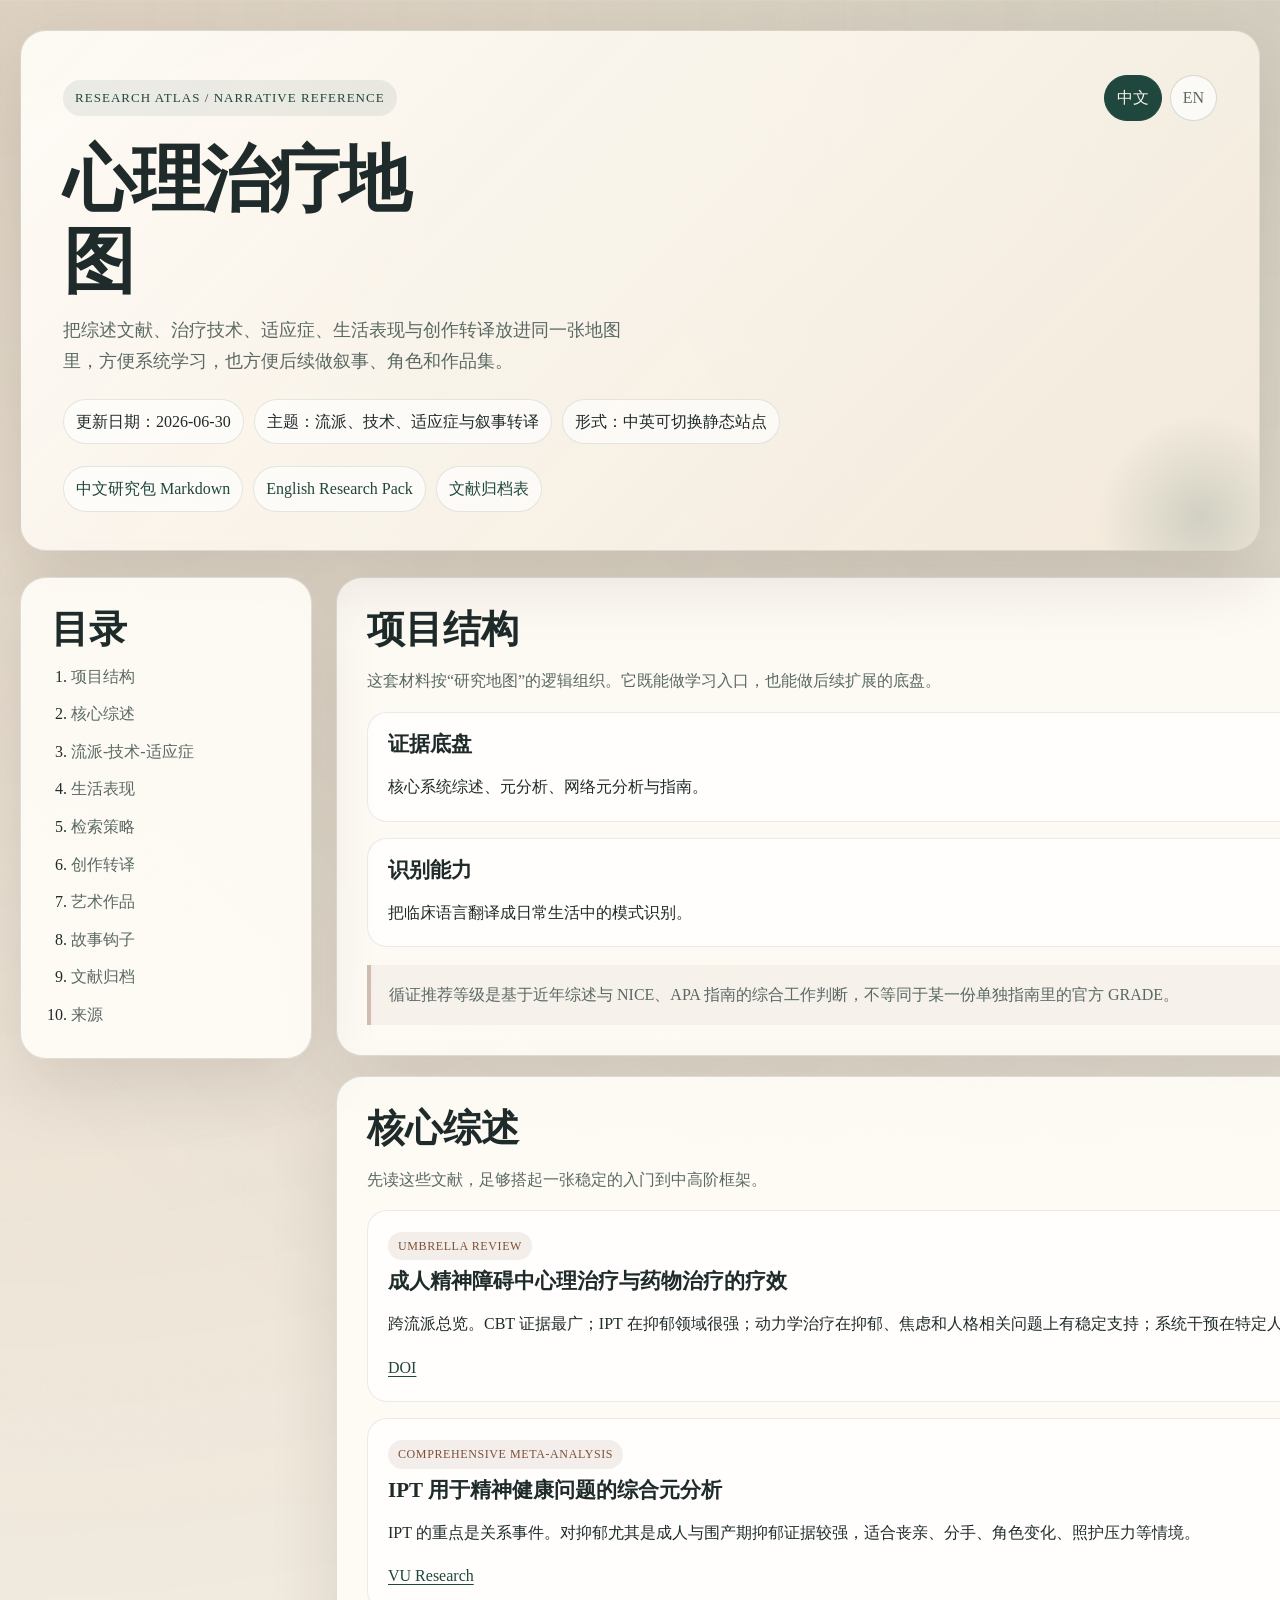
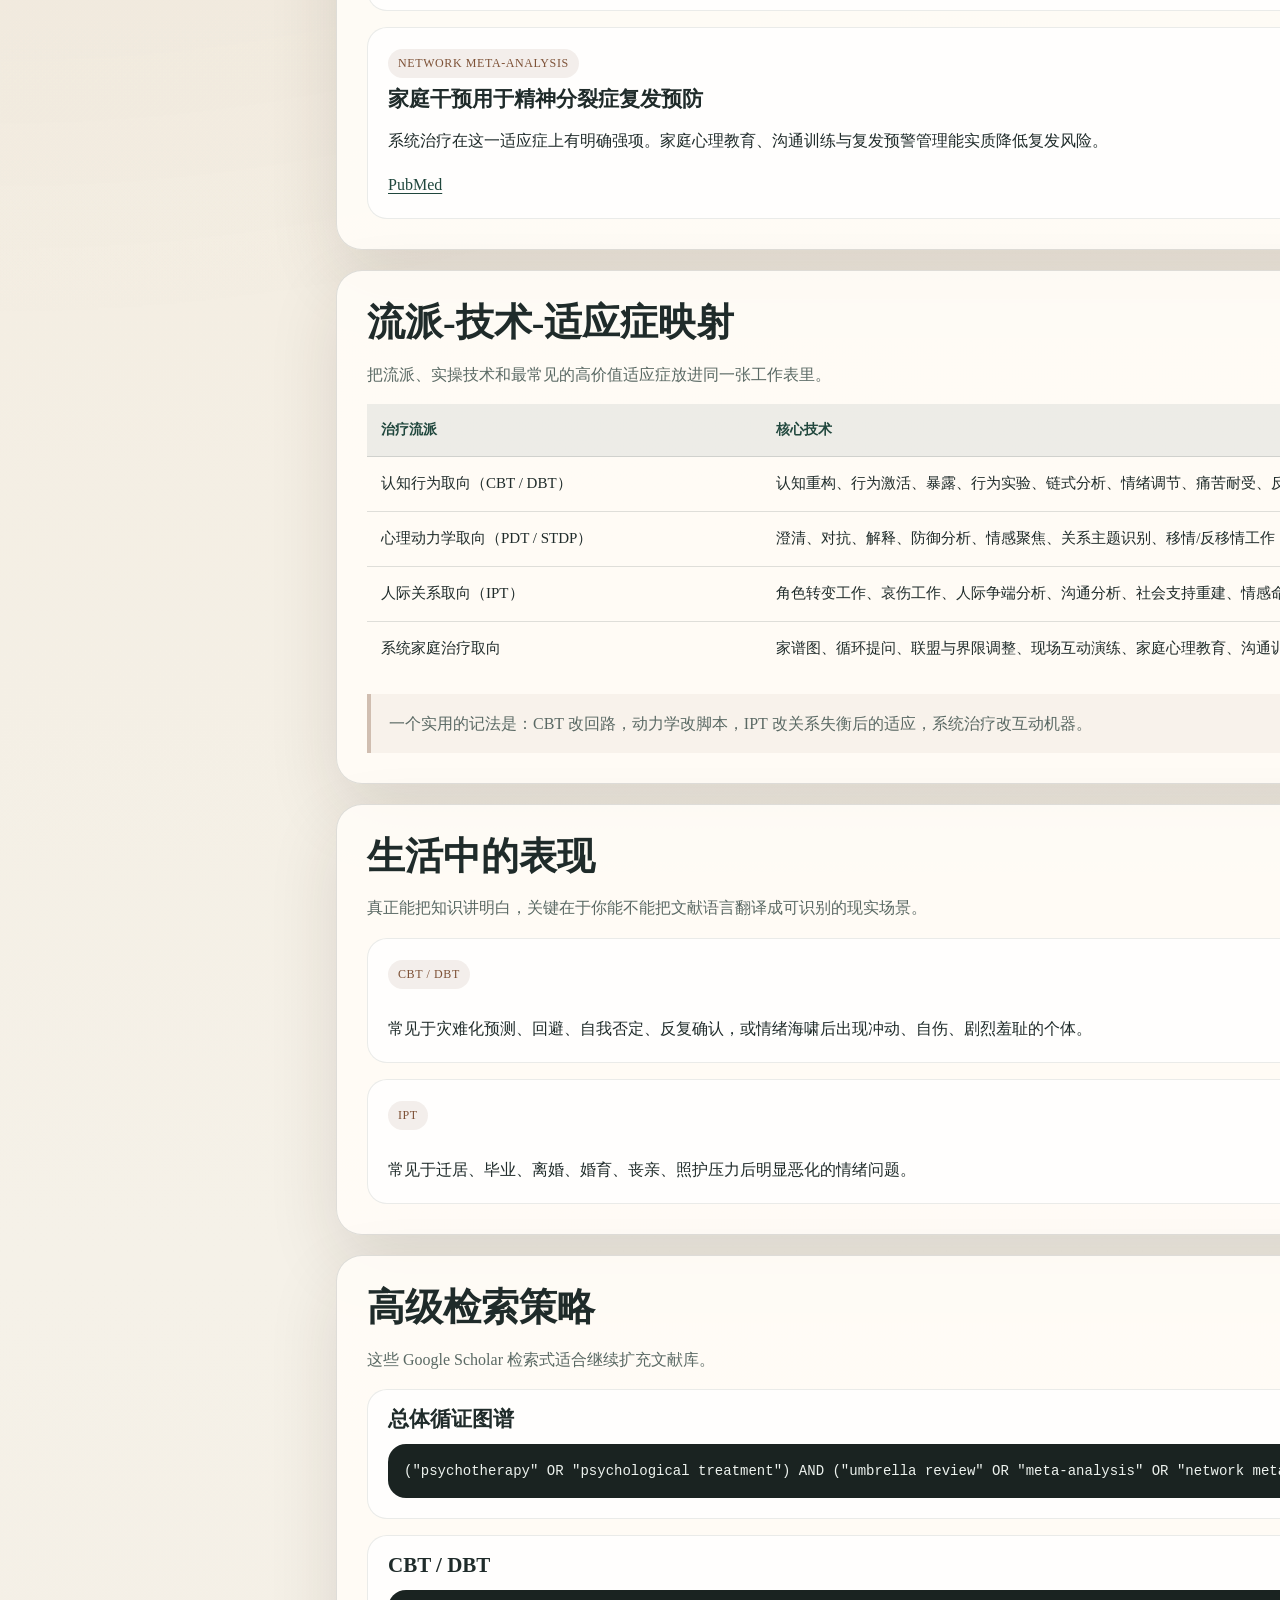
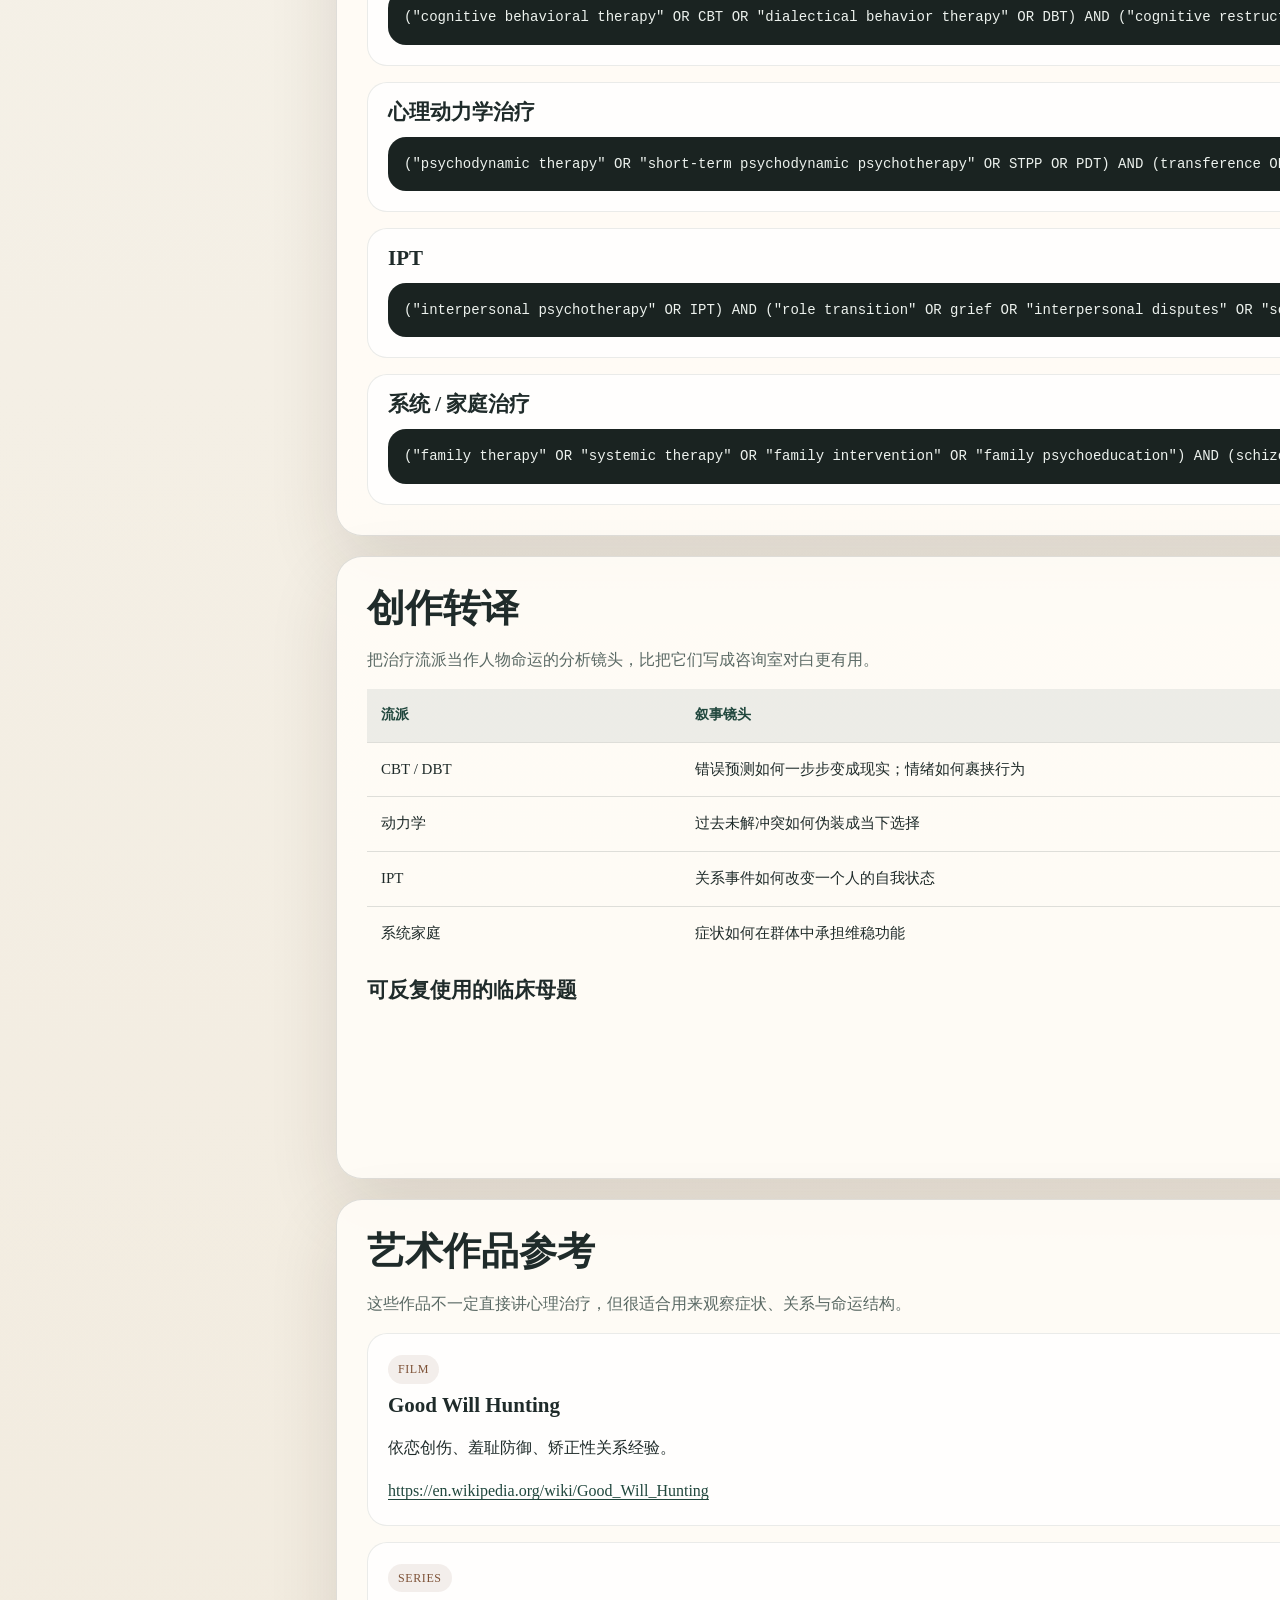
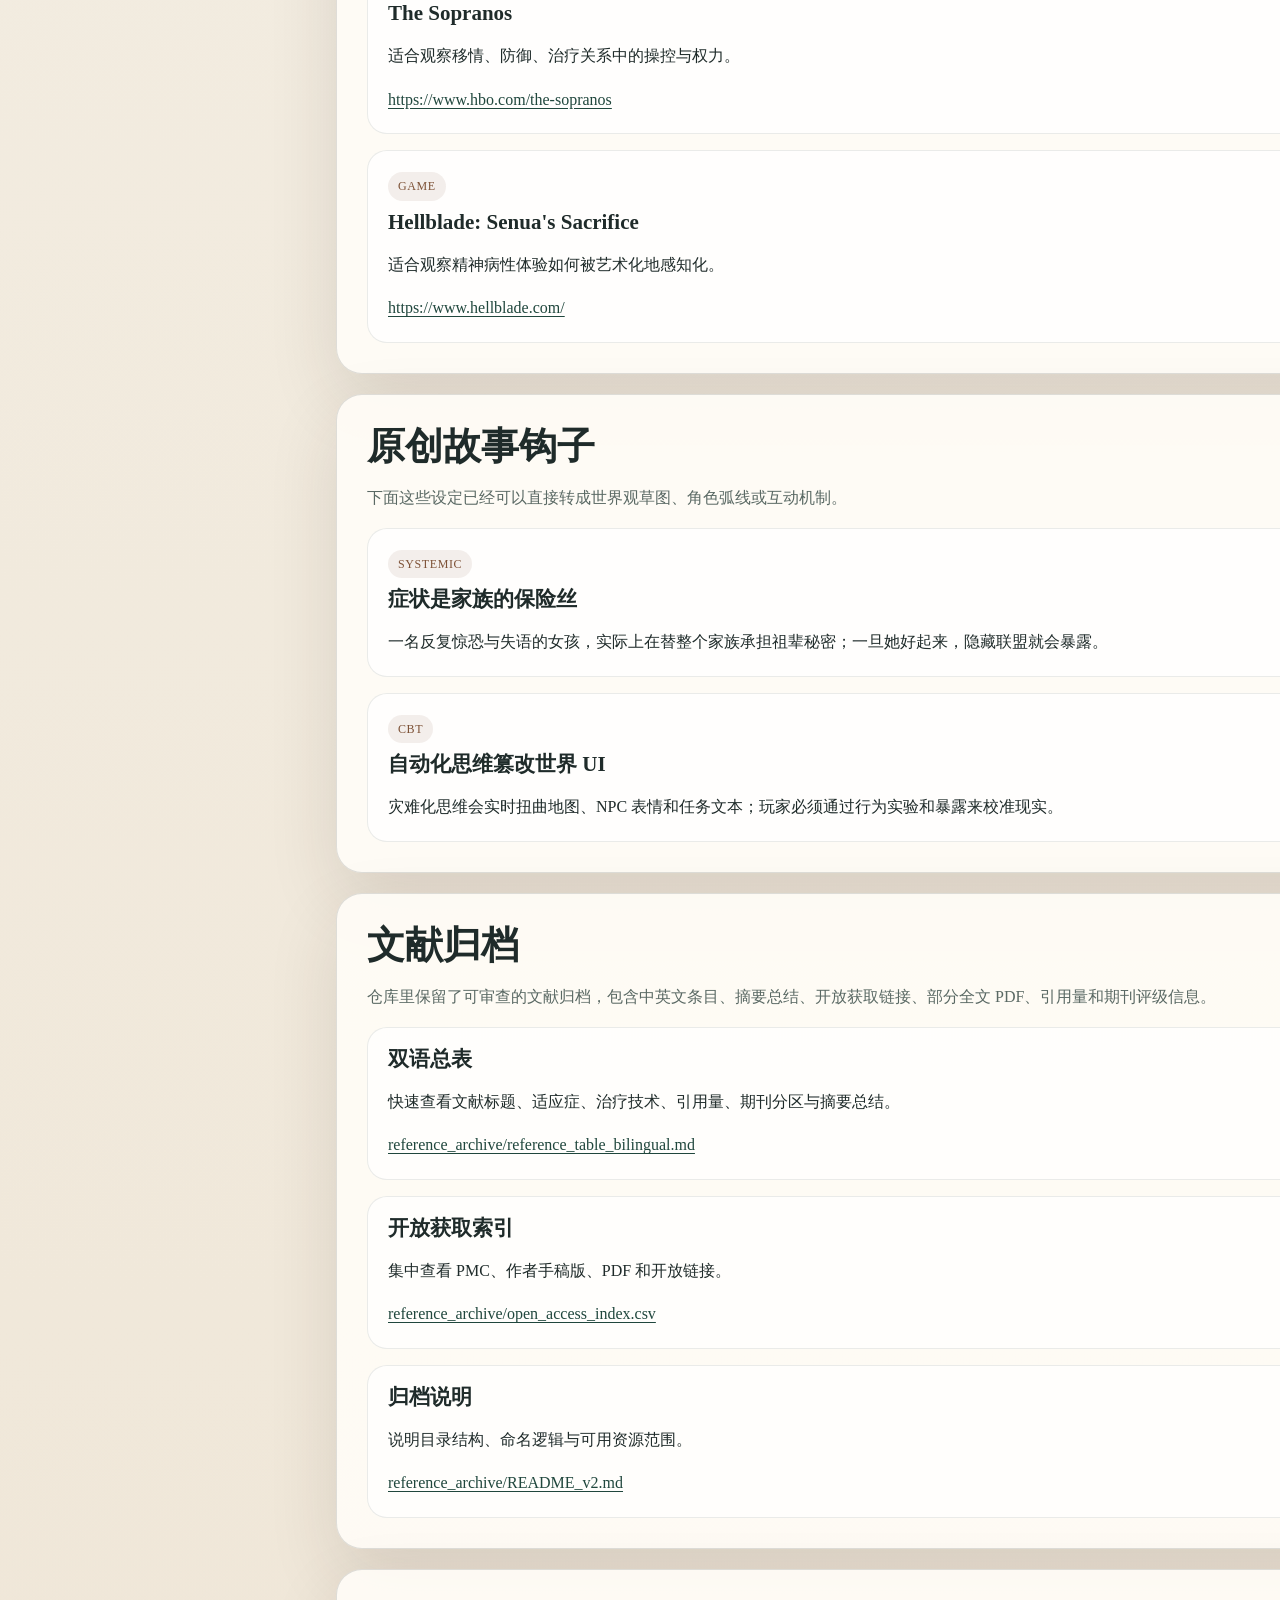
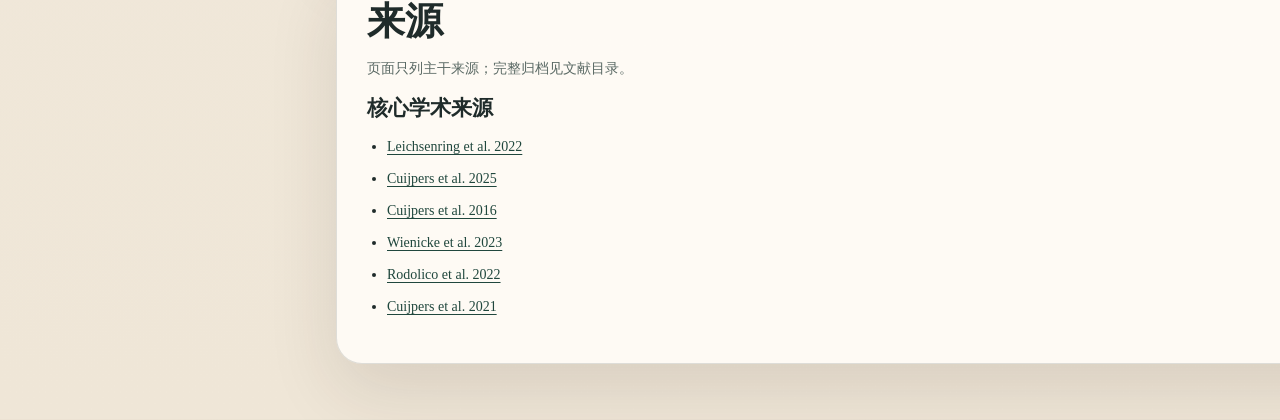
<file: index.html>
<!doctype html>
<html lang="zh-CN">
<head>
  <meta charset="utf-8">
  <meta name="viewport" content="width=device-width, initial-scale=1">
  <title>Psychotherapy Atlas</title>
  <meta name="description" content="A bilingual atlas of psychotherapy approaches, techniques, indications, evidence, and narrative translation.">
  <link rel="stylesheet" href="assets/site.css">
</head>
<body>
  <div class="page-shell">
    <header class="hero" id="top">
      <div class="hero-topline">
        <span class="hero-kicker" data-bind="hero.kicker"></span>
        <div class="lang-switch" aria-label="Language switcher">
          <button class="lang-button is-active" type="button" data-lang="zh">中文</button>
          <button class="lang-button" type="button" data-lang="en">EN</button>
        </div>
      </div>
      <div class="hero-copy">
        <h1 data-bind="hero.title"></h1>
        <p class="hero-subtitle" data-bind="hero.subtitle"></p>
      </div>
      <div class="hero-meta" id="hero-meta"></div>
      <div class="hero-links" id="hero-links"></div>
    </header>

    <div class="layout">
      <aside class="sidebar panel">
        <h2 data-bind="toc.title"></h2>
        <nav aria-label="Table of contents">
          <ol id="toc-list"></ol>
        </nav>
      </aside>

      <main class="content">
        <section class="panel" id="overview">
          <div class="section-heading">
            <h2 data-bind="overview.title"></h2>
            <p class="section-lede" data-bind="overview.lede"></p>
          </div>
          <div class="pill-grid" id="overview-pill-grid"></div>
          <div class="note-block" data-bind="overview.note"></div>
        </section>

        <section class="panel" id="core">
          <div class="section-heading">
            <h2 data-bind="core.title"></h2>
            <p class="section-lede" data-bind="core.lede"></p>
          </div>
          <div class="card-grid" id="core-card-grid"></div>
        </section>

        <section class="panel" id="map">
          <div class="section-heading">
            <h2 data-bind="map.title"></h2>
            <p class="section-lede" data-bind="map.lede"></p>
          </div>
          <div class="table-wrap">
            <table>
              <thead id="map-head"></thead>
              <tbody id="map-body"></tbody>
            </table>
          </div>
          <div class="note-block" data-bind="map.note"></div>
        </section>

        <section class="panel" id="life">
          <div class="section-heading">
            <h2 data-bind="life.title"></h2>
            <p class="section-lede" data-bind="life.lede"></p>
          </div>
          <div class="card-grid" id="life-card-grid"></div>
        </section>

        <section class="panel" id="search">
          <div class="section-heading">
            <h2 data-bind="search.title"></h2>
            <p class="section-lede" data-bind="search.lede"></p>
          </div>
          <div class="query-grid" id="query-grid"></div>
        </section>

        <section class="panel" id="craft">
          <div class="section-heading">
            <h2 data-bind="craft.title"></h2>
            <p class="section-lede" data-bind="craft.lede"></p>
          </div>
          <div class="table-wrap">
            <table>
              <thead id="craft-head"></thead>
              <tbody id="craft-body"></tbody>
            </table>
          </div>
          <div class="columns-block">
            <h3 data-bind="craft.themesTitle"></h3>
            <ul id="craft-themes"></ul>
          </div>
        </section>

        <section class="panel" id="works">
          <div class="section-heading">
            <h2 data-bind="works.title"></h2>
            <p class="section-lede" data-bind="works.lede"></p>
          </div>
          <div class="work-grid" id="work-grid"></div>
        </section>

        <section class="panel" id="ideas">
          <div class="section-heading">
            <h2 data-bind="ideas.title"></h2>
            <p class="section-lede" data-bind="ideas.lede"></p>
          </div>
          <div class="card-grid" id="idea-grid"></div>
        </section>

        <section class="panel" id="archive">
          <div class="section-heading">
            <h2 data-bind="archive.title"></h2>
            <p class="section-lede" data-bind="archive.lede"></p>
          </div>
          <div class="archive-grid" id="archive-grid"></div>
        </section>

        <section class="panel footer-panel" id="sources">
          <div class="section-heading">
            <h2 data-bind="sources.title"></h2>
            <p class="section-lede" data-bind="sources.lede"></p>
          </div>
          <div class="source-columns">
            <div>
              <h3 data-bind="sources.coreTitle"></h3>
              <ul id="source-core"></ul>
            </div>
            <div>
              <h3 data-bind="sources.extraTitle"></h3>
              <ul id="source-extra"></ul>
            </div>
          </div>
        </section>
      </main>
    </div>
  </div>

  <script src="assets/site.js"></script>
</body>
</html>
</file>
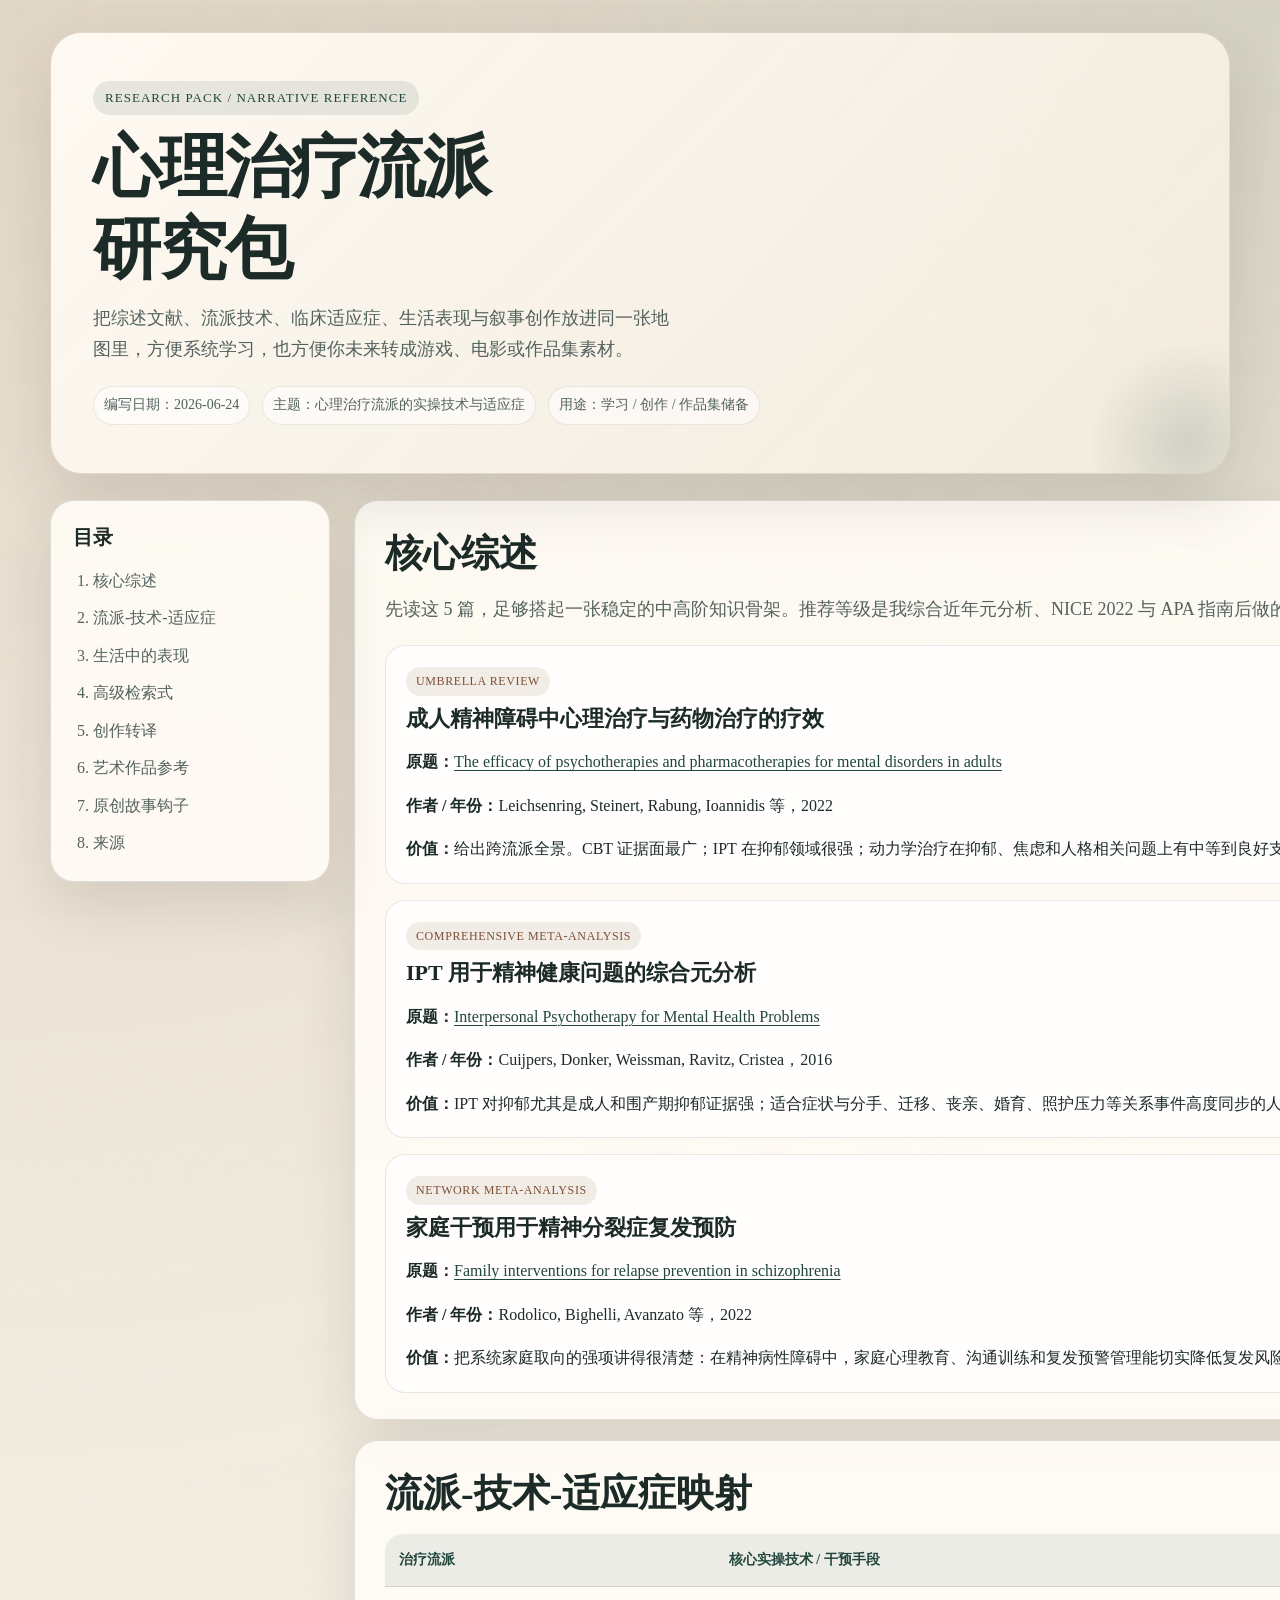
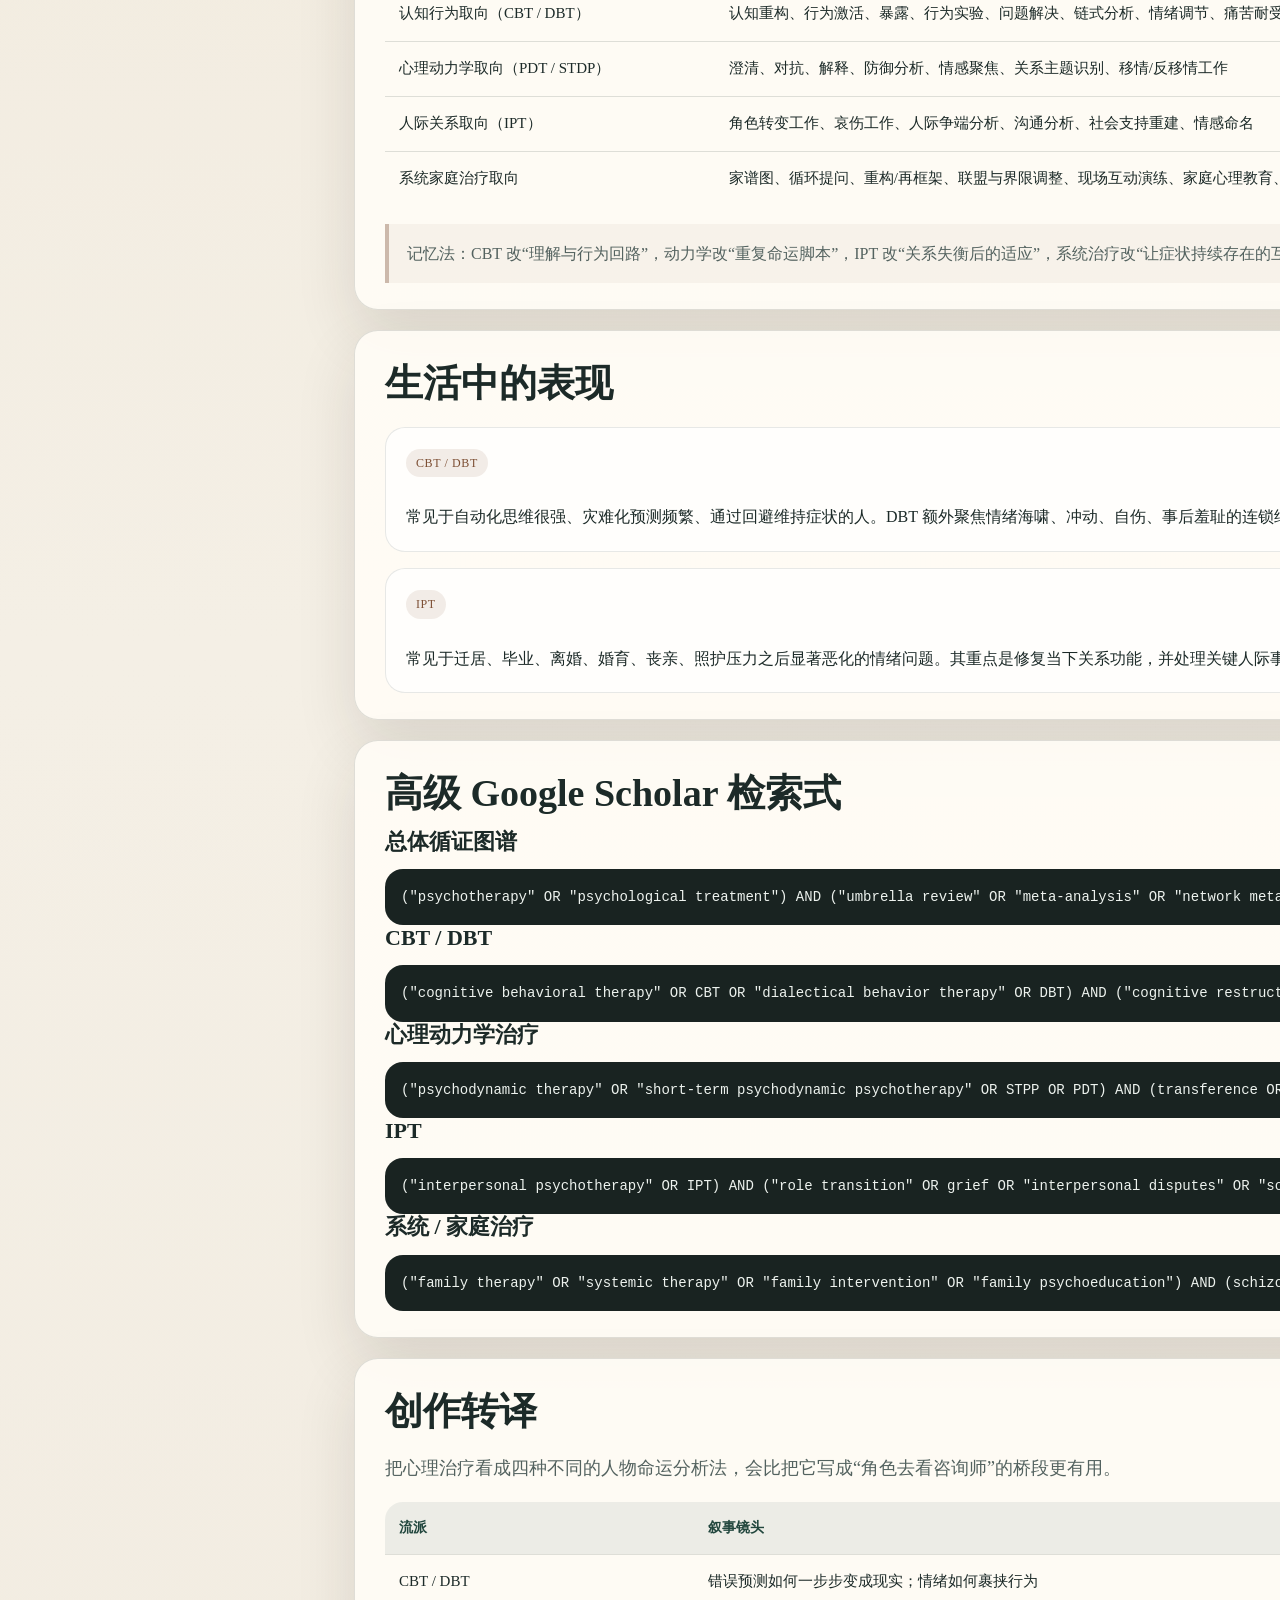
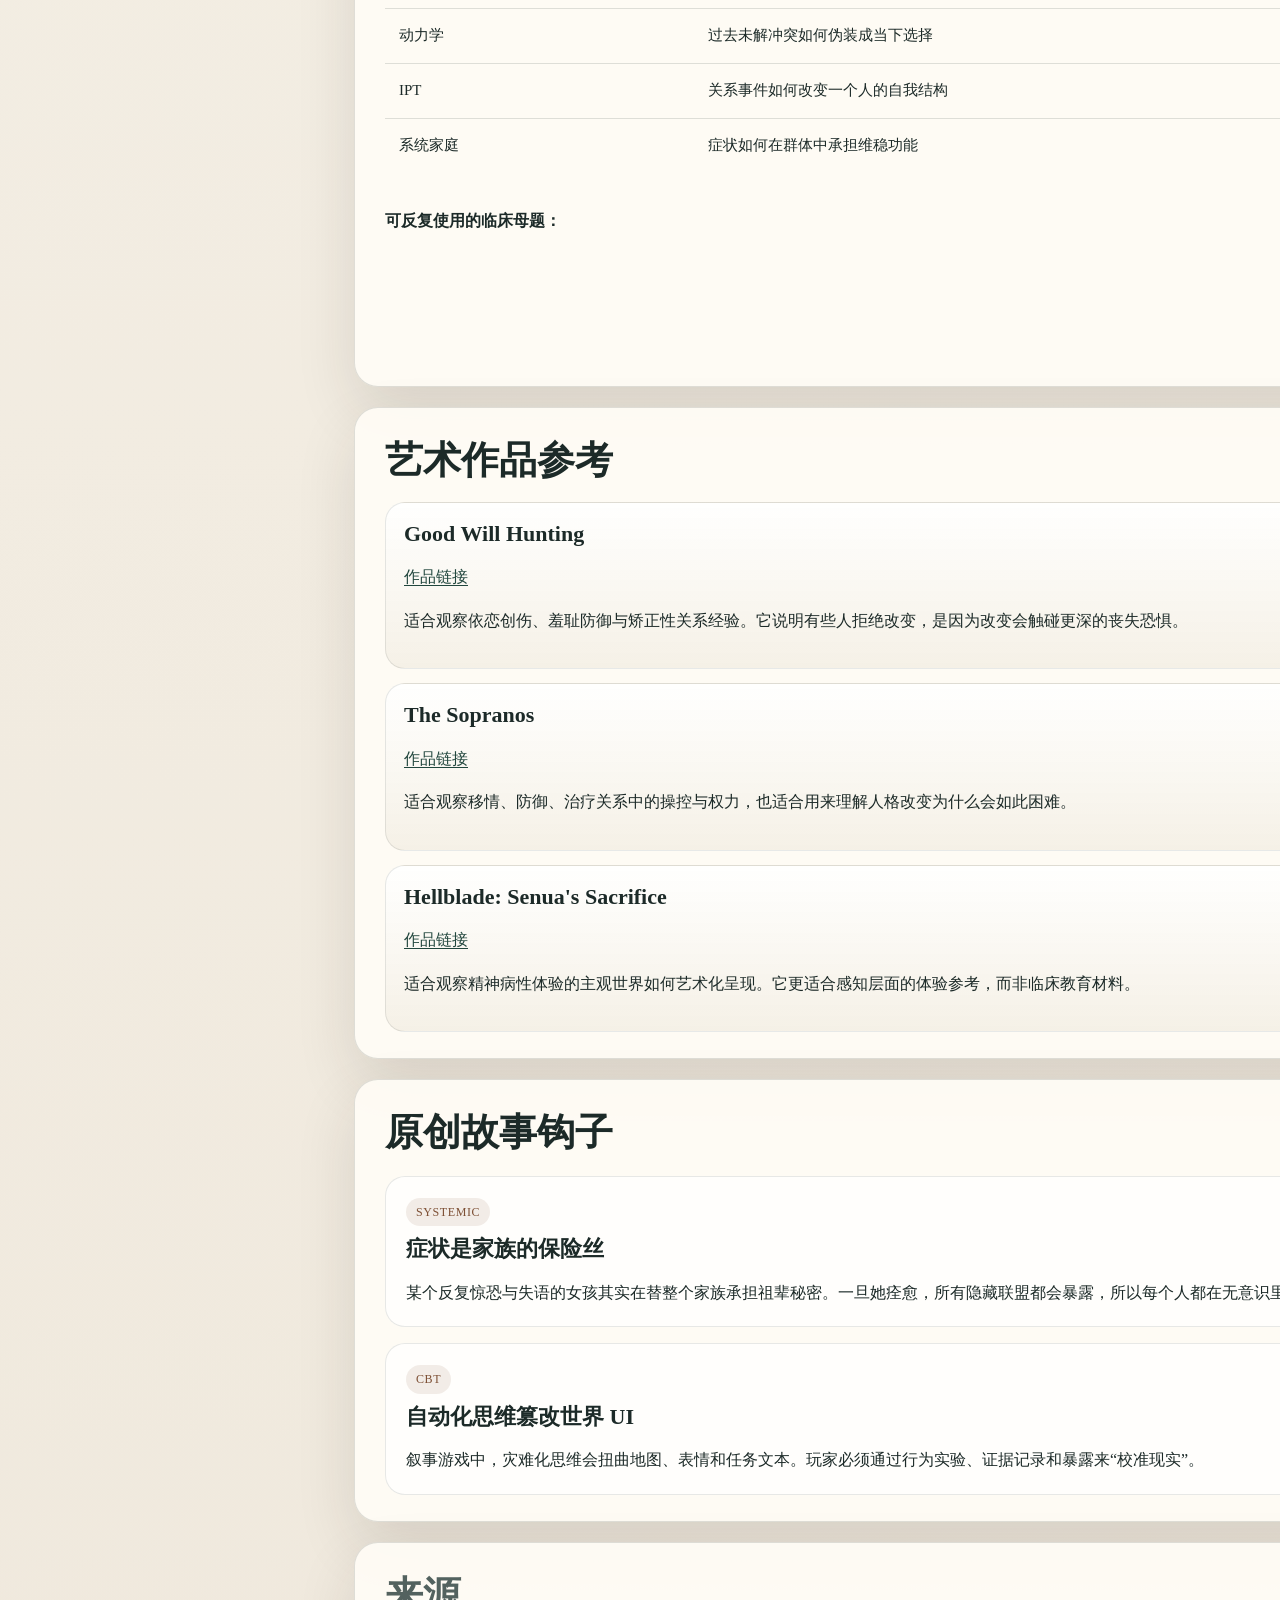
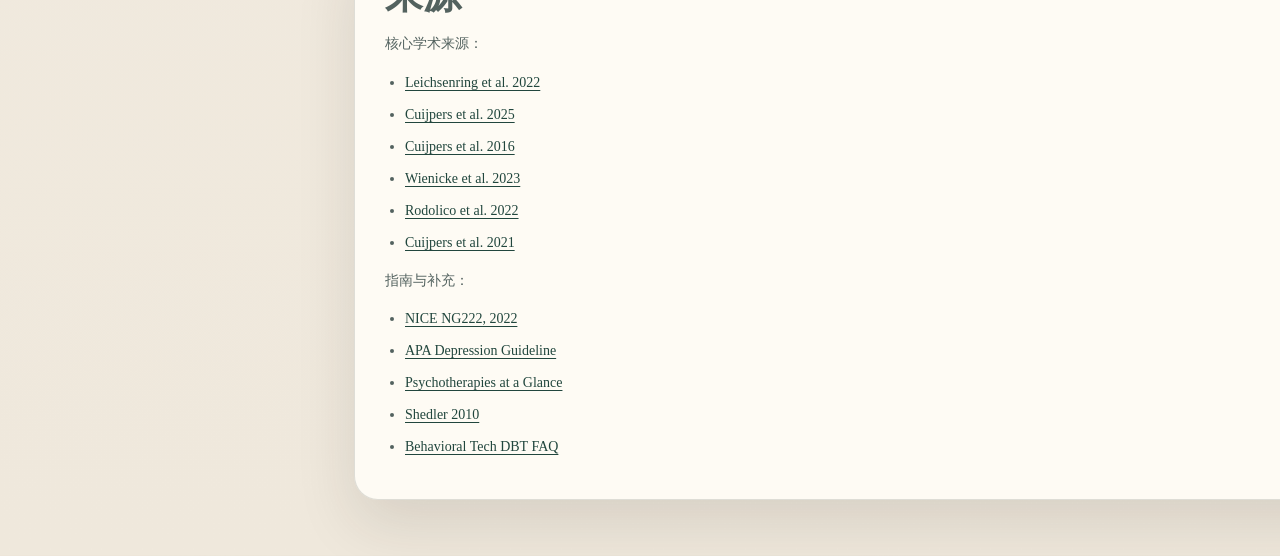
<file: psychotherapy_research_pack.html>
<!doctype html>
<html lang="zh-CN">
<head>
  <meta charset="utf-8">
  <meta name="viewport" content="width=device-width, initial-scale=1">
  <title>心理治疗流派研究包</title>
  <style>
    :root {
      --bg: #f4efe5;
      --paper: rgba(255, 252, 246, 0.92);
      --ink: #1c2a28;
      --muted: #53625f;
      --line: rgba(28, 42, 40, 0.14);
      --accent: #7d4f34;
      --accent-2: #21463d;
      --shadow: 0 24px 60px rgba(39, 32, 21, 0.12);
      --radius: 24px;
      --max: 1180px;
    }

    * {
      box-sizing: border-box;
    }

    html {
      scroll-behavior: smooth;
    }

    body {
      margin: 0;
      color: var(--ink);
      background:
        radial-gradient(circle at top left, rgba(125, 79, 52, 0.10), transparent 28%),
        radial-gradient(circle at top right, rgba(33, 70, 61, 0.12), transparent 25%),
        linear-gradient(180deg, #efe7d8 0%, var(--bg) 42%, #efe8dc 100%);
      font-family: "Palatino Linotype", "Book Antiqua", Georgia, "Noto Serif SC", serif;
      line-height: 1.72;
    }

    a {
      color: var(--accent-2);
      text-decoration-thickness: 1px;
      text-underline-offset: 3px;
    }

    .shell {
      width: min(calc(100% - 32px), var(--max));
      margin: 32px auto 56px;
    }

    .hero {
      position: relative;
      overflow: hidden;
      padding: 48px 42px;
      background: linear-gradient(135deg, rgba(255, 251, 244, 0.95), rgba(244, 236, 223, 0.90));
      border: 1px solid rgba(125, 79, 52, 0.18);
      border-radius: calc(var(--radius) + 8px);
      box-shadow: var(--shadow);
    }

    .hero::after {
      content: "";
      position: absolute;
      inset: auto -70px -80px auto;
      width: 220px;
      height: 220px;
      border-radius: 50%;
      background: radial-gradient(circle, rgba(33, 70, 61, 0.16), transparent 65%);
    }

    .eyebrow {
      display: inline-block;
      margin-bottom: 12px;
      padding: 6px 12px;
      border-radius: 999px;
      background: rgba(33, 70, 61, 0.10);
      color: var(--accent-2);
      font-size: 13px;
      letter-spacing: 0.08em;
      text-transform: uppercase;
    }

    h1, h2, h3 {
      margin: 0 0 12px;
      line-height: 1.2;
      font-weight: 700;
    }

    h1 {
      max-width: 12ch;
      font-size: clamp(38px, 6vw, 68px);
      letter-spacing: -0.03em;
    }

    h2 {
      font-size: clamp(28px, 3vw, 38px);
    }

    h3 {
      font-size: 22px;
    }

    .hero p {
      max-width: 64ch;
      margin: 0;
      color: var(--muted);
      font-size: 18px;
    }

    .meta {
      display: flex;
      flex-wrap: wrap;
      gap: 12px;
      margin-top: 22px;
      color: var(--muted);
      font-size: 14px;
    }

    .meta span {
      padding: 6px 10px;
      background: rgba(255, 255, 255, 0.58);
      border-radius: 999px;
      border: 1px solid rgba(33, 70, 61, 0.10);
    }

    .layout {
      display: grid;
      grid-template-columns: 280px minmax(0, 1fr);
      gap: 24px;
      margin-top: 26px;
    }

    .toc, .panel {
      background: var(--paper);
      border: 1px solid var(--line);
      border-radius: var(--radius);
      box-shadow: var(--shadow);
    }

    .toc {
      position: sticky;
      top: 18px;
      align-self: start;
      padding: 24px 22px;
    }

    .toc h2 {
      margin-bottom: 18px;
      font-size: 20px;
    }

    .toc ol {
      margin: 0;
      padding-left: 20px;
      color: var(--muted);
    }

    .toc li + li {
      margin-top: 10px;
    }

    .toc a {
      color: inherit;
      text-decoration: none;
    }

    .content {
      display: grid;
      gap: 20px;
    }

    .panel {
      padding: 30px 30px 26px;
    }

    .lede {
      font-size: 18px;
      color: var(--muted);
    }

    .grid {
      display: grid;
      grid-template-columns: repeat(2, minmax(0, 1fr));
      gap: 16px;
      margin-top: 20px;
    }

    .card {
      padding: 20px;
      border-radius: 20px;
      background: rgba(255, 255, 255, 0.72);
      border: 1px solid rgba(28, 42, 40, 0.10);
    }

    .card p:last-child {
      margin-bottom: 0;
    }

    .tag {
      display: inline-block;
      margin-bottom: 10px;
      padding: 4px 10px;
      border-radius: 999px;
      background: rgba(125, 79, 52, 0.10);
      color: var(--accent);
      font-size: 12px;
      letter-spacing: 0.05em;
      text-transform: uppercase;
    }

    table {
      width: 100%;
      border-collapse: collapse;
      margin-top: 18px;
      font-size: 15px;
      overflow: hidden;
      border-radius: 18px;
    }

    th, td {
      padding: 14px 14px;
      text-align: left;
      vertical-align: top;
      border-bottom: 1px solid var(--line);
    }

    th {
      color: var(--accent-2);
      background: rgba(33, 70, 61, 0.08);
      font-size: 14px;
    }

    tr:last-child td {
      border-bottom: none;
    }

    blockquote {
      margin: 18px 0 0;
      padding: 16px 18px;
      border-left: 4px solid rgba(125, 79, 52, 0.35);
      background: rgba(125, 79, 52, 0.05);
      color: var(--muted);
    }

    pre {
      margin: 14px 0 0;
      padding: 16px;
      overflow-x: auto;
      border-radius: 18px;
      background: #192321;
      color: #edf2ee;
      font-size: 14px;
    }

    .columns {
      columns: 2 280px;
      column-gap: 22px;
      margin-top: 18px;
    }

    .columns p, .columns ul {
      break-inside: avoid;
    }

    ul {
      padding-left: 20px;
    }

    li + li {
      margin-top: 8px;
    }

    .works {
      display: grid;
      grid-template-columns: repeat(2, minmax(0, 1fr));
      gap: 14px;
      margin-top: 18px;
    }

    .work {
      padding: 18px;
      border-radius: 20px;
      background: linear-gradient(180deg, rgba(255, 255, 255, 0.84), rgba(244, 239, 229, 0.90));
      border: 1px solid rgba(28, 42, 40, 0.10);
    }

    .footer {
      color: var(--muted);
      font-size: 14px;
    }

    @media (max-width: 980px) {
      .layout {
        grid-template-columns: 1fr;
      }

      .toc {
        position: static;
      }

      .grid,
      .works {
        grid-template-columns: 1fr;
      }
    }

    @media (max-width: 640px) {
      .shell {
        width: min(calc(100% - 20px), var(--max));
        margin-top: 20px;
      }

      .hero,
      .panel,
      .toc {
        padding: 22px;
      }

      h1 {
        max-width: none;
      }

      table,
      thead,
      tbody,
      th,
      td,
      tr {
        display: block;
      }

      thead {
        display: none;
      }

      td {
        padding: 10px 0;
      }
    }
  </style>
</head>
<body>
  <div class="shell">
    <section class="hero">
      <div class="eyebrow">Research Pack / Narrative Reference</div>
      <h1>心理治疗流派研究包</h1>
      <p>把综述文献、流派技术、临床适应症、生活表现与叙事创作放进同一张地图里，方便系统学习，也方便你未来转成游戏、电影或作品集素材。</p>
      <div class="meta">
        <span>编写日期：2026-06-24</span>
        <span>主题：心理治疗流派的实操技术与适应症</span>
        <span>用途：学习 / 创作 / 作品集储备</span>
      </div>
    </section>

    <div class="layout">
      <aside class="toc">
        <h2>目录</h2>
        <ol>
          <li><a href="#core">核心综述</a></li>
          <li><a href="#map">流派-技术-适应症</a></li>
          <li><a href="#life">生活中的表现</a></li>
          <li><a href="#search">高级检索式</a></li>
          <li><a href="#craft">创作转译</a></li>
          <li><a href="#works">艺术作品参考</a></li>
          <li><a href="#ideas">原创故事钩子</a></li>
          <li><a href="#sources">来源</a></li>
        </ol>
      </aside>

      <main class="content">
        <section class="panel" id="core">
          <h2>核心综述</h2>
          <p class="lede">先读这 5 篇，足够搭起一张稳定的中高阶知识骨架。推荐等级是我综合近年元分析、NICE 2022 与 APA 指南后做的工作性判断，不等于单一指南原文等级。</p>
          <div class="grid">
            <article class="card">
              <div class="tag">Umbrella Review</div>
              <h3>成人精神障碍中心理治疗与药物治疗的疗效</h3>
              <p><strong>原题：</strong><a href="https://doi.org/10.1017/S0033291721002965">The efficacy of psychotherapies and pharmacotherapies for mental disorders in adults</a></p>
              <p><strong>作者 / 年份：</strong>Leichsenring, Steinert, Rabung, Ioannidis 等，2022</p>
              <p><strong>价值：</strong>给出跨流派全景。CBT 证据面最广；IPT 在抑郁领域很强；动力学治疗在抑郁、焦虑和人格相关问题上有中等到良好支持；家庭系统干预在特定障碍上优势明显。</p>
            </article>
            <article class="card">
              <div class="tag">Meta-Analyses</div>
              <h3>CBT 在精神障碍治疗中的统一元分析</h3>
              <p><strong>原题：</strong><a href="https://pubmed.ncbi.nlm.nih.gov/40238104/">Cognitive behavior therapy in the treatment of mental disorders</a></p>
              <p><strong>作者 / 年份：</strong>Cuijpers, Miguel, Ciharova 等，2025</p>
              <p><strong>价值：</strong>适合用来建立 CBT 全景。对抑郁、焦虑谱系、创伤相关问题、OCD 等有稳定疗效；典型技术是认知重构、暴露、行为激活、行为实验。</p>
            </article>
            <article class="card">
              <div class="tag">Comprehensive Meta-Analysis</div>
              <h3>IPT 用于精神健康问题的综合元分析</h3>
              <p><strong>原题：</strong><a href="https://research.vu.nl/en/publications/interpersonal-psychotherapy-for-mental-health-problems-a-comprehe">Interpersonal Psychotherapy for Mental Health Problems</a></p>
              <p><strong>作者 / 年份：</strong>Cuijpers, Donker, Weissman, Ravitz, Cristea，2016</p>
              <p><strong>价值：</strong>IPT 对抑郁尤其是成人和围产期抑郁证据强；适合症状与分手、迁移、丧亲、婚育、照护压力等关系事件高度同步的人群。</p>
            </article>
            <article class="card">
              <div class="tag">Meta-Analysis</div>
              <h3>短程动力学治疗用于抑郁的疗效与调节因素</h3>
              <p><strong>原题：</strong><a href="https://pubmed.ncbi.nlm.nih.gov/36958077/">Efficacy and moderators of short-term psychodynamic psychotherapy for depression</a></p>
              <p><strong>作者 / 年份：</strong>Wienicke, Steinert, Guhn, Leichsenring 等，2023</p>
              <p><strong>价值：</strong>说明动力学治疗对抑郁有效，尤其适合反复陷入同类关系脚本、情感受阻、防御明显的人。</p>
            </article>
            <article class="card">
              <div class="tag">Network Meta-Analysis</div>
              <h3>家庭干预用于精神分裂症复发预防</h3>
              <p><strong>原题：</strong><a href="https://pubmed.ncbi.nlm.nih.gov/35462002/">Family interventions for relapse prevention in schizophrenia</a></p>
              <p><strong>作者 / 年份：</strong>Rodolico, Bighelli, Avanzato 等，2022</p>
              <p><strong>价值：</strong>把系统家庭取向的强项讲得很清楚：在精神病性障碍中，家庭心理教育、沟通训练和复发预警管理能切实降低复发风险。</p>
            </article>
            <article class="card">
              <div class="tag">Optional Reading</div>
              <h3>抑郁治疗的横向比较补充</h3>
              <p><strong>推荐补读：</strong><a href="https://pubmed.ncbi.nlm.nih.gov/34135080/">Psychotherapies for depression: a network meta-analysis</a></p>
              <p><strong>作用：</strong>帮助理解为什么不同流派在抑郁上经常疗效相近，但技术质地、适配人群和治疗感受差异很大。</p>
            </article>
          </div>
        </section>

        <section class="panel" id="map">
          <h2>流派-技术-适应症映射</h2>
          <table>
            <thead>
              <tr>
                <th>治疗流派</th>
                <th>核心实操技术 / 干预手段</th>
                <th>最佳临床适应症</th>
                <th>循证推荐等级</th>
              </tr>
            </thead>
            <tbody>
              <tr>
                <td>认知行为取向（CBT / DBT）</td>
                <td>认知重构、行为激活、暴露、行为实验、问题解决、链式分析、情绪调节、痛苦耐受、正念、反向行动</td>
                <td>抑郁、广泛性焦虑、惊恐、社交焦虑、OCD、PTSD；DBT 对边缘型人格障碍伴自伤/自杀风险尤佳</td>
                <td>强烈推荐</td>
              </tr>
              <tr>
                <td>心理动力学取向（PDT / STDP）</td>
                <td>澄清、对抗、解释、防御分析、情感聚焦、关系主题识别、移情/反移情工作</td>
                <td>抑郁、长期关系困扰、人格功能问题、反复重演式人际模式、部分心身问题</td>
                <td>中度推荐</td>
              </tr>
              <tr>
                <td>人际关系取向（IPT）</td>
                <td>角色转变工作、哀伤工作、人际争端分析、沟通分析、社会支持重建、情感命名</td>
                <td>成人抑郁、围产期/产后抑郁、因关系事件引发的情绪障碍；部分饮食与焦虑问题</td>
                <td>强烈推荐</td>
              </tr>
              <tr>
                <td>系统家庭治疗取向</td>
                <td>家谱图、循环提问、重构/再框架、联盟与界限调整、现场互动演练、家庭心理教育、沟通与问题解决训练</td>
                <td>精神分裂症复发预防、青少年进食障碍、外化问题、家庭冲突高度卷入个案、部分儿童青少年 OCD / 物质使用问题</td>
                <td>中度推荐</td>
              </tr>
            </tbody>
          </table>
          <blockquote>记忆法：CBT 改“理解与行为回路”，动力学改“重复命运脚本”，IPT 改“关系失衡后的适应”，系统治疗改“让症状持续存在的互动机器”。</blockquote>
        </section>

        <section class="panel" id="life">
          <h2>生活中的表现</h2>
          <div class="grid">
            <article class="card">
              <div class="tag">CBT / DBT</div>
              <p>常见于自动化思维很强、灾难化预测频繁、通过回避维持症状的人。DBT 额外聚焦情绪海啸、冲动、自伤、事后羞耻的连锁结构。</p>
            </article>
            <article class="card">
              <div class="tag">PDT / STDP</div>
              <p>常见于“总爱上同一种人”“总在关键时刻退缩或攻击”“明明愤怒却只说没事”的个体。症状往往嵌在防御和关系重演里。</p>
            </article>
            <article class="card">
              <div class="tag">IPT</div>
              <p>常见于迁居、毕业、离婚、婚育、丧亲、照护压力之后显著恶化的情绪问题。其重点是修复当下关系功能，并处理关键人际事件带来的失衡。</p>
            </article>
            <article class="card">
              <div class="tag">Systemic / Family</div>
              <p>常见于“问题孩子”承受全家裂缝、一个成员一好转另一个成员就失控、复发与高批评高卷入氛围同步上升的家庭。</p>
            </article>
          </div>
        </section>

        <section class="panel" id="search">
          <h2>高级 Google Scholar 检索式</h2>
          <h3>总体循证图谱</h3>
          <pre>("psychotherapy" OR "psychological treatment") AND ("umbrella review" OR "meta-analysis" OR "network meta-analysis") AND ("mental disorders" OR depression OR anxiety) AND (indications OR moderators OR predictors)</pre>
          <h3>CBT / DBT</h3>
          <pre>("cognitive behavioral therapy" OR CBT OR "dialectical behavior therapy" OR DBT) AND ("cognitive restructuring" OR exposure OR "behavioral activation" OR "emotion regulation") AND (depression OR anxiety OR OCD OR PTSD OR "borderline personality disorder") AND ("systematic review" OR "meta-analysis")</pre>
          <h3>心理动力学治疗</h3>
          <pre>("psychodynamic therapy" OR "short-term psychodynamic psychotherapy" OR STPP OR PDT) AND (transference OR interpretation OR defense OR "affect focus") AND (depression OR anxiety OR personality) AND ("meta-analysis" OR "systematic review")</pre>
          <h3>IPT</h3>
          <pre>("interpersonal psychotherapy" OR IPT) AND ("role transition" OR grief OR "interpersonal disputes" OR "social support") AND (depression OR perinatal OR postpartum OR anxiety OR "eating disorder") AND ("meta-analysis" OR "systematic review")</pre>
          <h3>系统 / 家庭治疗</h3>
          <pre>("family therapy" OR "systemic therapy" OR "family intervention" OR "family psychoeducation") AND (schizophrenia OR "eating disorders" OR adolescents OR OCD OR substance) AND ("systematic review" OR "meta-analysis" OR "network meta-analysis")</pre>
        </section>

        <section class="panel" id="craft">
          <h2>创作转译</h2>
          <p class="lede">把心理治疗看成四种不同的人物命运分析法，会比把它写成“角色去看咨询师”的桥段更有用。</p>
          <table>
            <thead>
              <tr>
                <th>流派</th>
                <th>叙事镜头</th>
                <th>适合塑造的冲突</th>
              </tr>
            </thead>
            <tbody>
              <tr>
                <td>CBT / DBT</td>
                <td>错误预测如何一步步变成现实；情绪如何裹挟行为</td>
                <td>羞耻、恐惧、回避、冲动、自毁、创伤后回缩</td>
              </tr>
              <tr>
                <td>动力学</td>
                <td>过去未解冲突如何伪装成当下选择</td>
                <td>重复性命运、依恋、欲望与防御、亲密失败</td>
              </tr>
              <tr>
                <td>IPT</td>
                <td>关系事件如何改变一个人的自我结构</td>
                <td>丧失、迁移、婚育、代际角色转换、社会支持断裂</td>
              </tr>
              <tr>
                <td>系统家庭</td>
                <td>症状如何在群体中承担维稳功能</td>
                <td>家族秘密、替罪羊、联盟、照护耗竭、复发循环</td>
              </tr>
            </tbody>
          </table>
          <div class="columns">
            <p><strong>可反复使用的临床母题：</strong></p>
            <ul>
              <li>替罪羊角色：一个人替整个家庭承担无法言说的冲突。</li>
              <li>重复性恋爱：主角总在不同阶段爱上“同一种人”。</li>
              <li>症状作为忠诚：角色不愿痊愈，因为痊愈意味着背叛旧关系。</li>
              <li>角色转变危机：毕业、继承、婚育、移民、失业后人格结构失衡。</li>
              <li>高情绪表达家庭：所谓“为你好”恰恰成为复发触发器。</li>
            </ul>
          </div>
        </section>

        <section class="panel" id="works">
          <h2>艺术作品参考</h2>
          <div class="works">
            <article class="work">
              <h3>Good Will Hunting</h3>
              <p><a href="https://en.wikipedia.org/wiki/Good_Will_Hunting">作品链接</a></p>
              <p>适合观察依恋创伤、羞耻防御与矫正性关系经验。它说明有些人拒绝改变，是因为改变会触碰更深的丧失恐惧。</p>
            </article>
            <article class="work">
              <h3>Ordinary People</h3>
              <p><a href="https://en.wikipedia.org/wiki/Ordinary_People">作品链接</a></p>
              <p>很适合从 IPT 与家庭系统视角看哀伤、沉默和症状外显。最“有病”的成员，往往只是最先说出全家真相的人。</p>
            </article>
            <article class="work">
              <h3>The Sopranos</h3>
              <p><a href="https://www.hbo.com/the-sopranos">作品链接</a></p>
              <p>适合观察移情、防御、治疗关系中的操控与权力，也适合用来理解人格改变为什么会如此困难。</p>
            </article>
            <article class="work">
              <h3>Disco Elysium</h3>
              <p><a href="https://discoelysium.com/">作品链接</a></p>
              <p>内在多声部、羞耻、自我叙事与行为选择回路的顶级参考。很适合转译成游戏机制。</p>
            </article>
            <article class="work">
              <h3>Hellblade: Senua's Sacrifice</h3>
              <p><a href="https://www.hellblade.com/">作品链接</a></p>
              <p>适合观察精神病性体验的主观世界如何艺术化呈现。它更适合感知层面的体验参考，而非临床教育材料。</p>
            </article>
            <article class="work">
              <h3>The Bell Jar</h3>
              <p><a href="https://en.wikipedia.org/wiki/The_Bell_Jar">作品链接</a></p>
              <p>适合用于抑郁、身份窒息与社会角色压力的写作参考。它能帮助你理解抑郁如何表现为世界失去进入感，而不只是悲伤加重。</p>
            </article>
          </div>
        </section>

        <section class="panel" id="ideas">
          <h2>原创故事钩子</h2>
          <div class="grid">
            <article class="card">
              <div class="tag">Systemic</div>
              <h3>症状是家族的保险丝</h3>
              <p>某个反复惊恐与失语的女孩其实在替整个家族承担祖辈秘密。一旦她痊愈，所有隐藏联盟都会暴露，所以每个人都在无意识里阻止她变好。</p>
            </article>
            <article class="card">
              <div class="tag">Psychodynamic</div>
              <h3>主角爱上的永远是同一个人</h3>
              <p>不同城市、不同年龄、不同职业阶段，她总爱上不可获得的人。剧情推进的关键不在恋爱本身，而在一个未被看见的早年关系脚本。</p>
            </article>
            <article class="card">
              <div class="tag">CBT</div>
              <h3>自动化思维篡改世界 UI</h3>
              <p>叙事游戏中，灾难化思维会扭曲地图、表情和任务文本。玩家必须通过行为实验、证据记录和暴露来“校准现实”。</p>
            </article>
            <article class="card">
              <div class="tag">IPT</div>
              <h3>失去被需要的位置之后</h3>
              <p>照护重病母亲多年的青年在母亲去世后迅速抑郁。故事同时涉及丧亲与角色丧失，核心是“一个人失去社会位置后如何重返人群”。</p>
            </article>
          </div>
        </section>

        <section class="panel footer" id="sources">
          <h2>来源</h2>
          <p>核心学术来源：</p>
          <ul>
            <li><a href="https://doi.org/10.1017/S0033291721002965">Leichsenring et al. 2022</a></li>
            <li><a href="https://pubmed.ncbi.nlm.nih.gov/40238104/">Cuijpers et al. 2025</a></li>
            <li><a href="https://research.vu.nl/en/publications/interpersonal-psychotherapy-for-mental-health-problems-a-comprehe">Cuijpers et al. 2016</a></li>
            <li><a href="https://pubmed.ncbi.nlm.nih.gov/36958077/">Wienicke et al. 2023</a></li>
            <li><a href="https://pubmed.ncbi.nlm.nih.gov/35462002/">Rodolico et al. 2022</a></li>
            <li><a href="https://pubmed.ncbi.nlm.nih.gov/34135080/">Cuijpers et al. 2021</a></li>
          </ul>
          <p>指南与补充：</p>
          <ul>
            <li><a href="https://www.nice.org.uk/guidance/ng222">NICE NG222, 2022</a></li>
            <li><a href="https://www.apa.org/depression-guideline">APA Depression Guideline</a></li>
            <li><a href="https://psychiatryonline.org/doi/10.1176/appi.psychotherapy.20230035">Psychotherapies at a Glance</a></li>
            <li><a href="https://pubmed.ncbi.nlm.nih.gov/20141265/">Shedler 2010</a></li>
            <li><a href="https://behavioraltech.org/resources/faqs/dialectical-behavior-therapy-dbt/">Behavioral Tech DBT FAQ</a></li>
          </ul>
        </section>
      </main>
    </div>
  </div>
</body>
</html>
</file>
<file: assets/site.css>
:root {
  --bg: #f5f1e8;
  --paper: rgba(255, 252, 247, 0.92);
  --ink: #1f2b2a;
  --muted: #5a6964;
  --line: rgba(31, 43, 42, 0.14);
  --accent: #7d5136;
  --accent-strong: #20473d;
  --soft-accent: rgba(125, 81, 54, 0.09);
  --soft-green: rgba(32, 71, 61, 0.08);
  --shadow: 0 26px 70px rgba(47, 37, 24, 0.12);
  --radius: 26px;
  --max-width: 1240px;
}

* {
  box-sizing: border-box;
}

html {
  scroll-behavior: smooth;
}

body {
  margin: 0;
  color: var(--ink);
  background:
    radial-gradient(circle at 0% 0%, rgba(125, 81, 54, 0.12), transparent 28%),
    radial-gradient(circle at 100% 0%, rgba(32, 71, 61, 0.13), transparent 24%),
    linear-gradient(180deg, #f1e8d9 0%, var(--bg) 42%, #efe6d7 100%);
  font-family: "Palatino Linotype", "Book Antiqua", Georgia, "Noto Serif SC", serif;
  line-height: 1.72;
}

a {
  color: var(--accent-strong);
  text-decoration-thickness: 1px;
  text-underline-offset: 3px;
}

button {
  font: inherit;
}

.page-shell {
  width: min(calc(100% - 32px), var(--max-width));
  margin: 30px auto 56px;
}

.hero,
.panel {
  border: 1px solid var(--line);
  border-radius: var(--radius);
  box-shadow: var(--shadow);
}

.hero {
  position: relative;
  overflow: hidden;
  padding: 44px 42px 38px;
  background:
    linear-gradient(135deg, rgba(255, 252, 247, 0.96), rgba(244, 235, 220, 0.92)),
    linear-gradient(160deg, rgba(125, 81, 54, 0.06), transparent 42%);
}

.hero::after {
  content: "";
  position: absolute;
  right: -52px;
  bottom: -78px;
  width: 220px;
  height: 220px;
  border-radius: 50%;
  background: radial-gradient(circle, rgba(32, 71, 61, 0.16), transparent 66%);
}

.hero-topline {
  display: flex;
  align-items: center;
  justify-content: space-between;
  gap: 20px;
}

.hero-kicker {
  display: inline-flex;
  align-items: center;
  padding: 7px 12px;
  border-radius: 999px;
  background: var(--soft-green);
  color: var(--accent-strong);
  font-size: 13px;
  letter-spacing: 0.08em;
  text-transform: uppercase;
}

.lang-switch {
  display: inline-flex;
  gap: 8px;
}

.lang-button {
  padding: 8px 12px;
  border: 1px solid rgba(32, 71, 61, 0.18);
  border-radius: 999px;
  background: rgba(255, 255, 255, 0.7);
  color: var(--muted);
  cursor: pointer;
  transition: 160ms ease;
}

.lang-button:hover,
.lang-button:focus-visible {
  border-color: rgba(32, 71, 61, 0.34);
  color: var(--accent-strong);
  outline: none;
}

.lang-button.is-active {
  background: var(--accent-strong);
  border-color: var(--accent-strong);
  color: #f5f3ec;
}

.hero-copy {
  margin-top: 18px;
}

.hero h1,
.panel h2,
.panel h3 {
  margin: 0 0 12px;
  line-height: 1.14;
}

.hero h1 {
  max-width: 11ch;
  font-size: clamp(40px, 6vw, 72px);
  letter-spacing: -0.04em;
}

.hero-subtitle {
  max-width: 62ch;
  margin: 0;
  color: var(--muted);
  font-size: 18px;
}

.hero-meta,
.hero-links {
  display: flex;
  flex-wrap: wrap;
  gap: 10px;
  margin-top: 22px;
}

.meta-pill,
.hero-link {
  display: inline-flex;
  align-items: center;
  padding: 8px 12px;
  border-radius: 999px;
  background: rgba(255, 255, 255, 0.64);
  border: 1px solid rgba(32, 71, 61, 0.12);
}

.hero-link {
  text-decoration: none;
}

.layout {
  display: grid;
  grid-template-columns: 292px minmax(0, 1fr);
  gap: 24px;
  margin-top: 26px;
}

.sidebar {
  position: sticky;
  top: 18px;
  align-self: start;
  padding: 24px 22px;
}

.sidebar h2 {
  font-size: 20px;
}

.sidebar ol {
  margin: 0;
  padding-left: 20px;
}

.sidebar li + li {
  margin-top: 10px;
}

.sidebar a {
  color: var(--muted);
  text-decoration: none;
}

.sidebar a:hover,
.sidebar a:focus-visible {
  color: var(--accent-strong);
  outline: none;
}

.content {
  display: grid;
  gap: 20px;
}

.panel {
  padding: 30px;
  background: var(--paper);
}

.section-heading {
  margin-bottom: 16px;
}

.panel h2 {
  font-size: clamp(28px, 3vw, 38px);
}

.panel h3 {
  font-size: 21px;
}

.section-lede,
.note-block {
  color: var(--muted);
}

.pill-grid,
.card-grid,
.archive-grid,
.work-grid,
.query-grid {
  display: grid;
  gap: 16px;
}

.pill-grid {
  grid-template-columns: repeat(2, minmax(0, 1fr));
  margin-top: 18px;
}

.card-grid,
.archive-grid,
.work-grid {
  grid-template-columns: repeat(2, minmax(0, 1fr));
}

.query-grid {
  grid-template-columns: 1fr;
}

.mini-card,
.card,
.query-card,
.archive-card,
.work-card {
  border: 1px solid rgba(31, 43, 42, 0.09);
  border-radius: 20px;
  background: rgba(255, 255, 255, 0.75);
}

.mini-card,
.card,
.archive-card,
.work-card {
  padding: 20px;
}

.query-card {
  padding: 18px 20px 20px;
}

.card-tag,
.work-tag {
  display: inline-flex;
  align-items: center;
  margin-bottom: 10px;
  padding: 4px 10px;
  border-radius: 999px;
  background: var(--soft-accent);
  color: var(--accent);
  font-size: 12px;
  letter-spacing: 0.05em;
  text-transform: uppercase;
}

.mini-card p:last-child,
.card p:last-child,
.archive-card p:last-child,
.work-card p:last-child {
  margin-bottom: 0;
}

.table-wrap {
  overflow-x: auto;
}

table {
  width: 100%;
  border-collapse: collapse;
  font-size: 15px;
}

th,
td {
  padding: 14px;
  text-align: left;
  vertical-align: top;
  border-bottom: 1px solid var(--line);
}

th {
  background: rgba(32, 71, 61, 0.08);
  color: var(--accent-strong);
  font-size: 14px;
}

tr:last-child td {
  border-bottom: none;
}

.note-block {
  margin-top: 18px;
  padding: 16px 18px;
  border-left: 4px solid rgba(125, 81, 54, 0.32);
  background: rgba(125, 81, 54, 0.05);
}

.query-card pre {
  margin: 10px 0 0;
  padding: 16px;
  border-radius: 18px;
  overflow-x: auto;
  background: #1a2321;
  color: #edf2ee;
  font-size: 14px;
  line-height: 1.6;
}

.columns-block {
  margin-top: 18px;
  columns: 2 280px;
  column-gap: 22px;
}

.columns-block h3,
.columns-block ul {
  break-inside: avoid;
}

ul {
  padding-left: 20px;
}

li + li {
  margin-top: 8px;
}

.source-columns {
  display: grid;
  grid-template-columns: repeat(2, minmax(0, 1fr));
  gap: 20px;
}

.footer-panel {
  font-size: 14px;
}

@media (max-width: 980px) {
  .layout {
    grid-template-columns: 1fr;
  }

  .sidebar {
    position: static;
  }

  .pill-grid,
  .card-grid,
  .archive-grid,
  .work-grid,
  .source-columns {
    grid-template-columns: 1fr;
  }
}

@media (max-width: 640px) {
  .page-shell {
    width: min(calc(100% - 20px), var(--max-width));
    margin-top: 20px;
  }

  .hero,
  .panel,
  .sidebar {
    padding: 22px;
  }

  .hero-topline {
    align-items: flex-start;
    flex-direction: column;
  }

  .hero h1 {
    max-width: none;
  }
}
</file>
